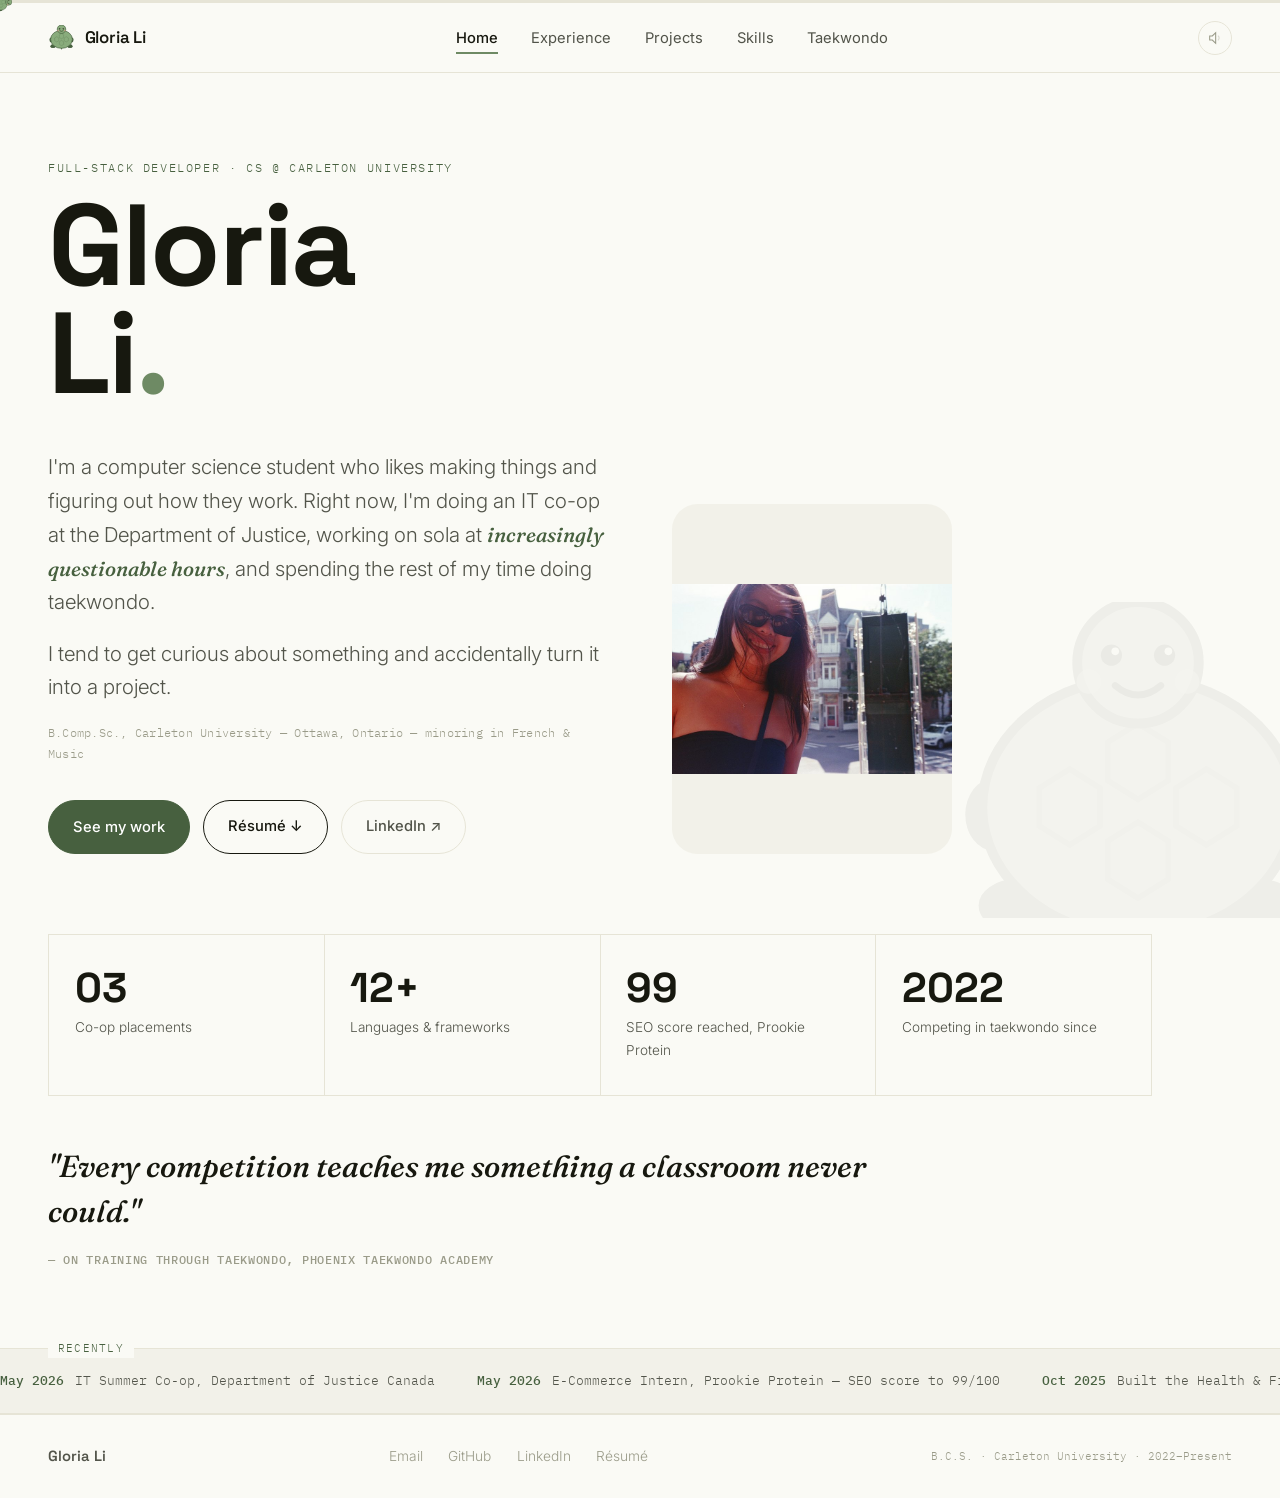
<file: index.html>
<!DOCTYPE html>
<html lang="en" class="no-js">
<head>
<script>document.documentElement.classList.remove('no-js')</script>
<meta charset="UTF-8">
<meta name="viewport" content="width=device-width, initial-scale=1.0">
<title>Gloria Li — Computer Science, Carleton University</title>
<meta name="description" content="Gloria Li — Computer Science student at Carleton University. Government tech co-ops, full-stack & database projects, competitive taekwondo.">
<link rel="preconnect" href="https://fonts.googleapis.com">
<link rel="preconnect" href="https://fonts.gstatic.com" crossorigin>
<link href="https://fonts.googleapis.com/css2?family=Space+Grotesk:wght@400;500;600;700&family=Fraunces:ital,opsz@1,9..144&family=Inter:wght@300;400;500;600&family=IBM+Plex+Mono:wght@400;500&display=swap" rel="stylesheet">
<link rel="stylesheet" href="css/style.css">
</head>
<body>

<!-- reusable icon sprite -->
<svg style="display:none" aria-hidden="true">
  <symbol id="turtle" viewBox="0 0 100 98">
    <!-- back legs -->
    <ellipse cx="18" cy="80" rx="10" ry="7" fill="#47603F"/>
    <ellipse cx="82" cy="80" rx="10" ry="7" fill="#47603F"/>
    <!-- front legs -->
    <ellipse cx="12" cy="56" rx="7.5" ry="9.5" fill="#47603F"/>
    <ellipse cx="88" cy="56" rx="7.5" ry="9.5" fill="#47603F"/>
    <!-- tail -->
    <path d="M50 94 Q45.5 86 50 81 Q54.5 86 50 94 Z" fill="#47603F"/>
    <!-- shell -->
    <ellipse cx="50" cy="54" rx="41" ry="34" fill="#89AC7C"/>
    <ellipse cx="50" cy="54" rx="41" ry="34" fill="none" stroke="#47603F" stroke-width="2.6"/>
    <!-- shell scutes — little hexagons, because turtle shells are just grids -->
    <polygon points="50,32 58,37 58,47 50,52 42,47 42,37" fill="none" stroke="#47603F" stroke-width="1.5" opacity=".5"/>
    <polygon points="32,44 40,49 40,59 32,64 24,59 24,49" fill="none" stroke="#47603F" stroke-width="1.5" opacity=".5"/>
    <polygon points="68,44 76,49 76,59 68,64 60,59 60,49" fill="none" stroke="#47603F" stroke-width="1.5" opacity=".5"/>
    <polygon points="50,58 58,63 58,73 50,78 42,73 42,63" fill="none" stroke="#47603F" stroke-width="1.5" opacity=".5"/>
    <!-- head -->
    <circle cx="50" cy="16" r="16" fill="#89AC7C" stroke="#47603F" stroke-width="2.6"/>
    <!-- blush -->
    <circle cx="37" cy="21" r="3.2" fill="#E3A08F" opacity=".65"/>
    <circle cx="63" cy="21" r="3.2" fill="#E3A08F" opacity=".65"/>
    <!-- eyes -->
    <circle cx="43" cy="14" r="2.8" fill="#20250F"/>
    <circle cx="57" cy="14" r="2.8" fill="#20250F"/>
    <circle cx="44" cy="13" r="1" fill="#fff"/>
    <circle cx="58" cy="13" r="1" fill="#fff"/>
    <!-- smile -->
    <path d="M44 22 Q50 27 56 22" stroke="#20250F" stroke-width="1.8" fill="none" stroke-linecap="round"/>
  </symbol>
</svg>

<!-- scroll progress -->
<div class="scroll-track">
  <div class="scroll-fill" id="scrollFill">
    <svg class="scroll-turtle" id="scrollTurtle"><use href="#turtle"/></svg>
  </div>
</div>

<!-- NAV -->
<nav class="nav">
  <div class="nav-mark" onclick="boopTurtle(this)">
    <svg class="mark-icon"><use href="#turtle"/></svg>
    <span>Gloria Li</span>
  </div>
  <ul class="nav-links">
    <li><button class="nav-link active" onclick="goTo('home',this)">Home</button></li>
    <li><button class="nav-link" onclick="goTo('experience',this)">Experience</button></li>
    <li><button class="nav-link" onclick="goTo('projects',this)">Projects</button></li>
    <li><button class="nav-link" onclick="goTo('skills',this)">Skills</button></li>
    <li><button class="nav-link" onclick="goTo('athletics',this)">Taekwondo</button></li>
  </ul>
  <button class="sound-btn" id="soundToggle" onclick="toggleSound(this)" aria-pressed="false" aria-label="Toggle ambient sound">
    <svg viewBox="0 0 24 24" fill="none" stroke="currentColor" stroke-width="1.6"><path d="M4 9v6h4l5 5V4L8 9H4z"/><path class="wave" d="M16.5 8.5a5 5 0 010 7"/></svg>
  </button>
</nav>

<!-- HOME -->
<div class="page active" id="page-home">

  <section class="hero">
    <svg class="hero-watermark" aria-hidden="true"><use href="#turtle"/></svg>
    <div class="hero-inner">
      <p class="eyebrow">Full-stack developer · CS @ Carleton University</p>
      <h1 class="hero-name">Gloria<br>Li<span class="dot">.</span></h1>
      <div class="hero-row">
        <div class="hero-copy">
          <p class="hero-bio">I'm a computer science student who likes making things and figuring out how they work. Right now, I'm doing an IT co-op at the Department of Justice, working on sola at <em>increasingly questionable hours</em>, and spending the rest of my time doing taekwondo.</p>
          <p class="hero-bio">I tend to get curious about something and accidentally turn it into a project.</p>
          <p class="hero-meta">B.Comp.Sc., Carleton University — Ottawa, Ontario — minoring in French &amp; Music</p>
          <div class="hero-actions">
            <button class="btn primary" onclick="goTo('projects',document.querySelectorAll('.nav-link')[2])">See my work</button>
            <a class="btn" download="Gloria_Li_Resume.pdf" href="assets/resume.pdf">Résumé ↓</a>
            <a href="https://linkedin.com/in/gloria-li-51339a240" target="_blank" rel="noopener" class="btn ghost">LinkedIn ↗</a>
          </div>
        </div>
        <div class="hero-photo">
          <img src="assets/gloria-li.jpg" alt="Gloria Li">
        </div>
      </div>
    </div>
  </section>

  <section class="stats">
    <div class="stat-grid">
      <div class="stat-cell reveal"><span class="stat-val">03</span><span class="stat-lbl">Co-op placements</span></div>
      <div class="stat-cell reveal"><span class="stat-val">12+</span><span class="stat-lbl">Languages &amp; frameworks</span></div>
      <div class="stat-cell reveal"><span class="stat-val">99</span><span class="stat-lbl">SEO score reached, Prookie Protein</span></div>
      <div class="stat-cell reveal"><span class="stat-val">2022</span><span class="stat-lbl">Competing in taekwondo since</span></div>
    </div>
    <blockquote class="pull-quote reveal">
      "Every competition teaches me something a classroom never could."
      <cite>— on training through taekwondo, Phoenix Taekwondo Academy</cite>
    </blockquote>
  </section>

  <section class="ticker reveal">
    <span class="ticker-label">Recently</span>
    <div class="ticker-viewport">
      <div class="ticker-move">
        <div class="ticker-group">
          <span class="ticker-item"><b>May 2026</b>IT Summer Co-op, Department of Justice Canada</span>
          <span class="ticker-item"><b>May 2026</b>E-Commerce Intern, Prookie Protein — SEO score to 99/100</span>
          <span class="ticker-item"><b>Oct 2025</b>Built the Health &amp; Fitness Club Management System</span>
          <span class="ticker-item"><b>Jun 2025</b>Student Technical Team, Public Services &amp; Procurement Canada</span>
          <span class="ticker-item"><b>Jan 2025</b>Built the Insulin Pump Simulator</span>
        </div>
        <div class="ticker-group" aria-hidden="true">
          <span class="ticker-item"><b>May 2026</b>IT Summer Co-op, Department of Justice Canada</span>
          <span class="ticker-item"><b>May 2026</b>E-Commerce Intern, Prookie Protein — SEO score to 99/100</span>
          <span class="ticker-item"><b>Oct 2025</b>Built the Health &amp; Fitness Club Management System</span>
          <span class="ticker-item"><b>Jun 2025</b>Student Technical Team, Public Services &amp; Procurement Canada</span>
          <span class="ticker-item"><b>Jan 2025</b>Built the Insulin Pump Simulator</span>
        </div>
      </div>
    </div>
  </section>

  <footer>
    <span class="foot-name">Gloria Li</span>
    <div class="foot-links">
      <a href="mailto:gloriali4cu@gmail.com">Email</a>
      <a href="https://github.com/glorialii" target="_blank" rel="noopener">GitHub</a>
      <a href="https://linkedin.com/in/gloria-li-51339a240" target="_blank" rel="noopener">LinkedIn</a>
      <a download="Gloria_Li_Resume.pdf" href="assets/resume.pdf">Résumé</a>
    </div>
    <span class="foot-copy">B.C.S. · Carleton University · 2022–Present</span>
  </footer>
</div>

<!-- EXPERIENCE -->
<div class="page" id="page-experience">
  <header class="page-head">
    <p class="eyebrow">Experience</p>
    <h2 class="page-title">Where I've worked</h2>
  </header>

  <div class="exp-list">
    <div class="exp-item reveal">
      <div class="exp-meta">
        <span class="exp-date">May 2026 — Present</span>
        <span class="exp-org">Department of Justice Canada</span>
      </div>
      <div class="exp-body">
        <h3 class="exp-role">IT Summer Student Co-op</h3>
        <ul class="exp-bullets">
          <li>Supported digital transformation by evaluating and documenting business processes and technical requirements.</li>
          <li>Assessed GitHub, Microsoft Copilot, ChatGPT, Claude, and related AI tools to support technology adoption.</li>
          <li>Collaborated cross-functionally to identify process improvements and support modernization efforts.</li>
        </ul>
      </div>
    </div>

    <div class="exp-item reveal">
      <div class="exp-meta">
        <span class="exp-date">May 2026 — Present</span>
        <span class="exp-org">Prookie Protein · Riipen Labs</span>
      </div>
      <div class="exp-body">
        <h3 class="exp-role">E-Commerce Technology Intern</h3>
        <ul class="exp-bullets">
          <li><b class="flex">Raised the store's SEO score to 99/100</b> through keyword research, technical fixes, and on-page content optimization.</li>
          <li>Optimizing a Shopify-based e-commerce platform and driving digital growth initiatives.</li>
          <li>Leveraging AI analytics tools to evaluate competitors and recommend UX improvements.</li>
        </ul>
      </div>
    </div>

    <div class="exp-item reveal">
      <div class="exp-meta">
        <span class="exp-date">Jun — Sep 2025</span>
        <span class="exp-org">Public Services &amp; Procurement Canada</span>
      </div>
      <div class="exp-body">
        <h3 class="exp-role">Student Technical Team — Summer Co-op</h3>
        <ul class="exp-bullets">
          <li>Contributed to modernizing an enterprise case management system (CCRM), replacing legacy manual processes.</li>
          <li>Analyzed and reverse-engineered C# and Excel-based financial calculators, documenting logic for migration.</li>
          <li>Validated data schemas to support the transition to structured, database-backed systems.</li>
          <li>Documented technical specifications and collaborated within an Agile team to support the migration.</li>
        </ul>
      </div>
    </div>
  </div>

  <footer>
    <span class="foot-name">Gloria Li</span>
    <div class="foot-links">
      <a href="mailto:gloriali4cu@gmail.com">Email</a>
      <a href="https://github.com/glorialii" target="_blank" rel="noopener">GitHub</a>
      <a href="https://linkedin.com/in/gloria-li-51339a240" target="_blank" rel="noopener">LinkedIn</a>
      <a download="Gloria_Li_Resume.pdf" href="assets/resume.pdf">Résumé</a>
    </div>
    <span class="foot-copy">B.C.S. · Carleton University · 2022–Present</span>
  </footer>
</div>

<!-- PROJECTS -->
<div class="page" id="page-projects">
  <header class="page-head">
    <p class="eyebrow">Projects</p>
    <h2 class="page-title">Things I've built</h2>
  </header>

  <div class="proj-list">
    <article class="proj-item reveal">
      <span class="proj-num">01</span>
      <div class="proj-body">
        <p class="proj-meta">2026 · In progress · Solo project</p>
        <h3 class="proj-title">Sola — a 2D room planner</h3>
        <p class="proj-desc">A room planner that checks whether a layout actually <em>works</em>, not just whether the furniture fits. It started at 3am while planning a shared dorm room with my sister — trying to figure out beds and desks that gave us both privacy, good light, and room to walk. Sola flags blocked walkways, drawer and chair clearance, and door-swing space as you place furniture, and will eventually estimate how sunlight moves through the room by location, orientation, and time of year.</p>
        <div class="proj-tags"><span>React</span><span>Zustand</span><span>SVG</span><span>Supabase</span></div>
        <span class="proj-status">● Building — repo coming soon</span>
      </div>
    </article>

    <article class="proj-item reveal">
      <span class="proj-num">02</span>
      <div class="proj-body">
        <p class="proj-meta">Jan – May 2025 · Team of 4 · Carleton University</p>
        <h3 class="proj-title">Insulin Pump Simulator</h3>
        <p class="proj-desc">Interactive simulation of a medical insulin pump system with real-time glucose graphs, insulin level tracking, and battery status. Built error handling for critical states — low battery, sensor failure — and documented the system with UML diagrams and a requirements traceability matrix (very official, I know).</p>
        <div class="proj-tags"><span>C++</span><span>Qt</span><span>OOP</span><span>UML</span></div>
        <a href="https://github.com/nik3tR/Insulin-Pump-Sim" target="_blank" rel="noopener" class="proj-link">View on GitHub ↗</a>
      </div>
    </article>

    <article class="proj-item reveal">
      <span class="proj-num">03</span>
      <div class="proj-body">
        <p class="proj-meta">Oct – Dec 2025 · COMP3005 · Carleton University</p>
        <h3 class="proj-title">Health &amp; Fitness Club Management System</h3>
        <p class="proj-desc">Full relational database system supporting members, trainers, and admins. Designed 3NF schemas, ER diagrams, and relational mappings across 10+ entities, plus a Python CLI for metric tracking and class registration. SQL queries aggregate data across multiple tables to optimize retrieval of the latest records — my group-project era, and weirdly one of my favourites.</p>
        <div class="proj-tags"><span>PostgreSQL</span><span>Python</span><span>SQL</span><span>ER Design</span></div>
        <a href="https://github.com/glorialii/health-fitness-club-system" target="_blank" rel="noopener" class="proj-link">View on GitHub ↗</a>
      </div>
    </article>
  </div>

  <footer>
    <span class="foot-name">Gloria Li</span>
    <div class="foot-links">
      <a href="mailto:gloriali4cu@gmail.com">Email</a>
      <a href="https://github.com/glorialii" target="_blank" rel="noopener">GitHub</a>
      <a href="https://linkedin.com/in/gloria-li-51339a240" target="_blank" rel="noopener">LinkedIn</a>
      <a download="Gloria_Li_Resume.pdf" href="assets/resume.pdf">Résumé</a>
    </div>
    <span class="foot-copy">B.C.S. · Carleton University · 2022–Present</span>
  </footer>
</div>

<!-- SKILLS -->
<div class="page" id="page-skills">
  <header class="page-head">
    <p class="eyebrow">Skills</p>
    <h2 class="page-title">Technical toolkit</h2>
  </header>

  <div class="skills-grid">
    <div class="skill-col reveal">
      <h3>Languages</h3>
      <ul><li>C / C++ / C#</li><li>Java / Python</li><li>JavaScript / Ruby</li><li>SQL / HTML / CSS</li><li>Haskell</li></ul>
    </div>
    <div class="skill-col reveal">
      <h3>Platforms &amp; frameworks</h3>
      <ul><li>React / Node.js</li><li>REST APIs</li><li>PostgreSQL / MongoDB</li><li>Google Cloud Platform</li><li>Linux / Shopify</li></ul>
    </div>
    <div class="skill-col reveal">
      <h3>Domains</h3>
      <ul><li>Computer networks</li><li>Cryptography basics</li><li>Secure programming</li><li>Agile workflows</li><li>Git / VS Code / IntelliJ</li></ul>
    </div>
    <div class="skill-col reveal">
      <h3>Natural languages</h3>
      <ul><li>English — fluent</li><li>French — minor, Carleton</li><li>Chinese — fluent</li></ul>
    </div>
    <div class="skill-col reveal">
      <h3>Tools &amp; workflow</h3>
      <ul><li>Git / GitHub</li><li>VS Code / Visual Studio / IntelliJ</li><li>Excel</li><li>Microsoft Copilot / Claude</li></ul>
    </div>
  </div>

  <footer>
    <span class="foot-name">Gloria Li</span>
    <div class="foot-links">
      <a href="mailto:gloriali4cu@gmail.com">Email</a>
      <a href="https://github.com/glorialii" target="_blank" rel="noopener">GitHub</a>
      <a href="https://linkedin.com/in/gloria-li-51339a240" target="_blank" rel="noopener">LinkedIn</a>
      <a download="Gloria_Li_Resume.pdf" href="assets/resume.pdf">Résumé</a>
    </div>
    <span class="foot-copy">B.C.S. · Carleton University · 2022–Present</span>
  </footer>
</div>

<!-- TAEKWONDO -->
<div class="page" id="page-athletics">
  <header class="page-head dark">
    <p class="eyebrow">Off the clock</p>
    <h2 class="page-title">Beyond the keyboard</h2>
  </header>

  <section class="ath-belt"></section>

  <section class="ath-grid">
    <div class="ath-copy reveal">
      <p class="ath-place">Phoenix Taekwondo Academy · Ottawa, ON</p>
      <blockquote class="ath-quote">"Every competition teaches me something a classroom never could."</blockquote>
      <div class="ath-stats">
        <div><span class="ath-num">14+</span><span class="ath-lbl">Hrs / week</span></div>
        <div><span class="ath-num">3+</span><span class="ath-lbl">Years competing</span></div>
      </div>
      <p>Since September 2022 I've trained and competed in taekwondo at Phoenix Taekwondo Academy — while somehow also keeping my grades up. Still not sure how that math worked out.</p>
      <p>I also volunteer coaching students in after-school taekwondo classes, which mostly means yelling "again!" in the nicest way I can manage. Turns out that's <b>leadership and communication</b> too.</p>
    </div>
    <div class="ath-photo reveal">
      <img src="assets/taekwondo.png" alt="Gloria competing in taekwondo">
    </div>
  </section>

  <footer class="dark">
    <span class="foot-name">Gloria Li</span>
    <div class="foot-links">
      <a href="mailto:gloriali4cu@gmail.com">Email</a>
      <a href="https://github.com/glorialii" target="_blank" rel="noopener">GitHub</a>
      <a href="https://linkedin.com/in/gloria-li-51339a240" target="_blank" rel="noopener">LinkedIn</a>
      <a download="Gloria_Li_Resume.pdf" href="assets/resume.pdf">Résumé</a>
    </div>
    <span class="foot-copy">B.C.S. · Carleton University · 2022–Present</span>
  </footer>
</div>

<script src="js/main.js" defer></script>
</body>
</html>
</file>
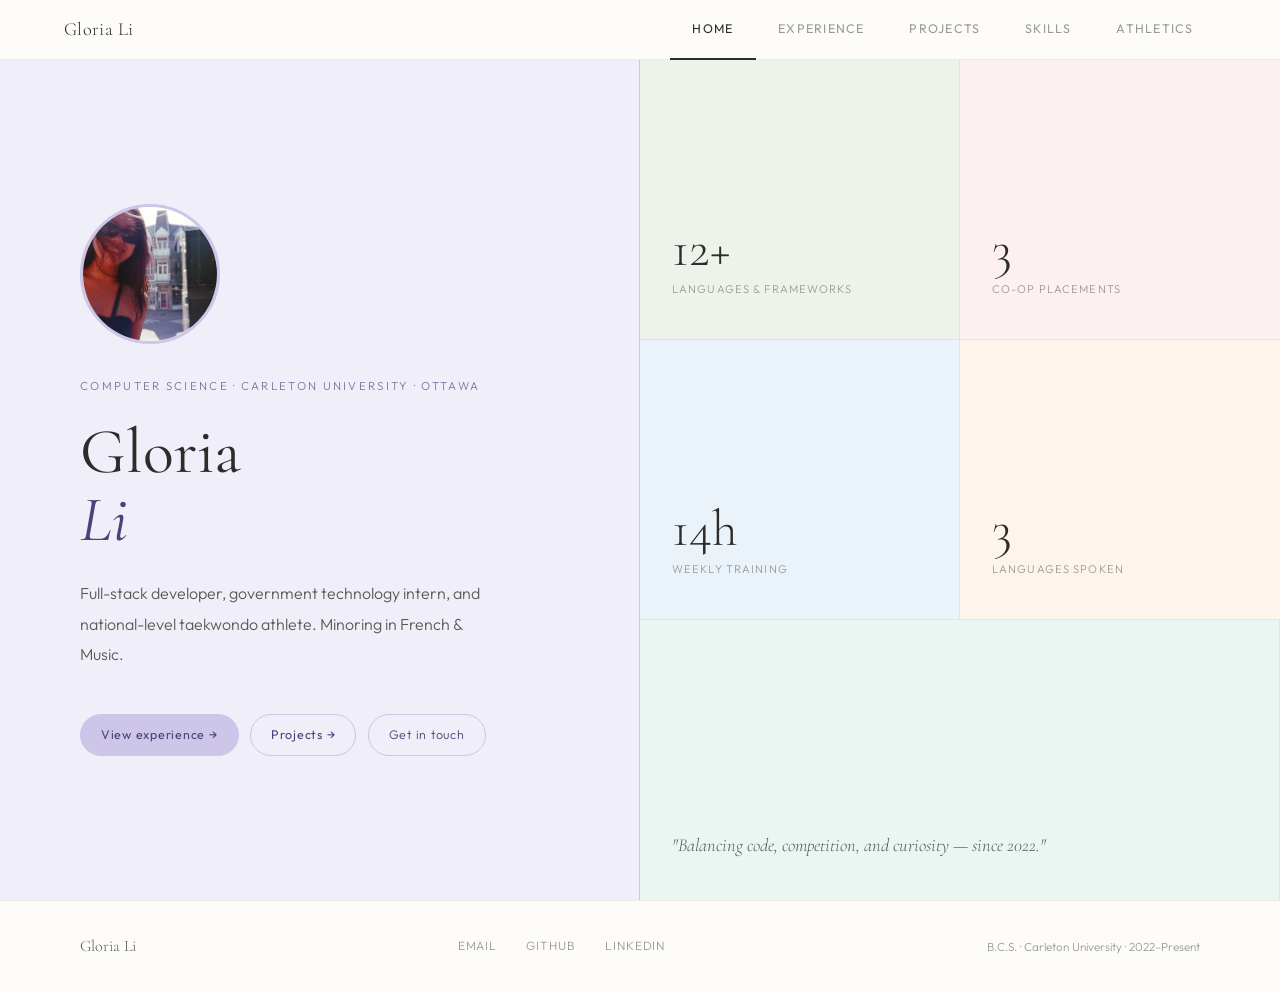
<file: gloria-PW.html>
<!DOCTYPE html>
<html lang="en">
<head>
<meta charset="UTF-8">
<meta name="viewport" content="width=device-width, initial-scale=1.0">
<title>Gloria Li</title>
<link href="https://fonts.googleapis.com/css2?family=Cormorant+Garamond:ital,wght@0,400;0,600;1,400&family=Outfit:wght@300;400;500&display=swap" rel="stylesheet">
<style>
*,*::before,*::after{box-sizing:border-box;margin:0;padding:0}
:root{
  --ink:#2c2c2a;--ink-m:#5a5a55;--ink-l:#9a9a94;
  --bg:#fdfcf9;
  --sage:#c8d8c0;--sage-lt:#edf3eb;--sage-dk:#4a6b44;
  --lavender:#cdc6e8;--lav-lt:#f0eef8;--lav-dk:#4a4278;
  --blush:#f0c8c8;--blush-lt:#fdf0f0;--blush-dk:#7a3a3a;
  --sky:#bcd4e8;--sky-lt:#eaf3f9;--sky-dk:#2e5c7a;
  --peach:#f0d4b8;--peach-lt:#fdf5ec;--peach-dk:#7a4a1a;
  --mint:#b8e0d4;--mint-lt:#eaf6f2;--mint-dk:#2a6658;
  --serif:'Cormorant Garamond',Georgia,serif;
  --sans:'Outfit',sans-serif;
}
html{scroll-behavior:smooth}
body{background:var(--bg);color:var(--ink);font-family:var(--sans);font-weight:300;font-size:16px;line-height:1.7;overflow-x:hidden}

/* ── TOP NAV ── */
.topnav{
  position:sticky;top:0;z-index:200;
  background:rgba(253,252,249,0.92);
  backdrop-filter:blur(12px);
  border-bottom:1px solid rgba(0,0,0,0.07);
  display:flex;align-items:center;justify-content:space-between;
  padding:0 4rem;
  height:60px;
}
.topnav-name{font-family:var(--serif);font-size:1.15rem;color:var(--ink);letter-spacing:0.02em}
.topnav-tabs{display:flex;gap:0;list-style:none}
.tab-btn{
  padding:0 1.4rem;height:60px;
  background:none;border:none;cursor:pointer;
  font-family:var(--sans);font-size:0.78rem;letter-spacing:0.1em;text-transform:uppercase;
  color:var(--ink-l);
  border-bottom:2px solid transparent;
  transition:color .2s,border-color .2s;
}
.tab-btn:hover{color:var(--ink)}
.tab-btn.active{color:var(--ink);border-bottom-color:var(--ink)}

/* ── PAGES ── */
.page{display:none;min-height:calc(100vh - 60px);animation:fadeIn .3s ease both}
.page.active{display:block}
@keyframes fadeIn{from{opacity:0;transform:translateY(10px)}to{opacity:1;transform:translateY(0)}}

/* ── HOME ── */
.home-grid{
  display:grid;grid-template-columns:1fr 1fr;
  min-height:calc(100vh - 60px);
}
.home-left{
  padding:6rem 5rem;
  display:flex;flex-direction:column;justify-content:center;
  background:var(--lav-lt);
  border-right:1px solid var(--lavender);
}
.home-eyebrow{font-size:0.72rem;letter-spacing:0.2em;text-transform:uppercase;color:var(--lav-dk);opacity:0.7;margin-bottom:1.4rem}
.home-name{font-family:var(--serif);font-size:clamp(3.5rem,5vw,5.5rem);line-height:1.05;font-weight:400;margin-bottom:1.6rem;color:var(--ink)}
.home-name em{font-style:italic;color:var(--lav-dk)}
.home-bio{font-size:1rem;color:var(--ink-m);max-width:38ch;line-height:1.9;margin-bottom:2.8rem}
.home-btns{display:flex;flex-wrap:wrap;gap:0.7rem}
.hbtn{
  font-size:0.78rem;letter-spacing:0.06em;padding:9px 20px;border-radius:30px;
  cursor:pointer;text-decoration:none;font-family:var(--sans);
  transition:all .2s;border:1px solid var(--lavender);
  color:var(--lav-dk);background:transparent;
}
.hbtn:hover{background:var(--lavender);color:var(--lav-dk)}
.hbtn.primary{background:var(--lavender);color:var(--lav-dk);border-color:var(--lavender)}
.hbtn.primary:hover{background:var(--lav-dk);color:#fff;border-color:var(--lav-dk)}

.home-right{display:grid;grid-template-columns:1fr 1fr;grid-template-rows:1fr 1fr 1fr}
.hstat{
  display:flex;flex-direction:column;justify-content:flex-end;
  padding:2.5rem 2rem;
  border-right:1px solid rgba(0,0,0,0.06);
  border-bottom:1px solid rgba(0,0,0,0.06);
}
.hstat:nth-child(even){border-right:none}
.hstat:nth-child(5),.hstat:nth-child(6){border-bottom:none}
.hstat.s1{background:var(--sage-lt)}
.hstat.s2{background:var(--blush-lt)}
.hstat.s3{background:var(--sky-lt)}
.hstat.s4{background:var(--peach-lt)}
.hstat.s5{background:var(--mint-lt);grid-column:1/3}
.hstat-num{font-family:var(--serif);font-size:3.2rem;line-height:1;margin-bottom:0.3rem;color:var(--ink)}
.hstat-lbl{font-size:0.7rem;letter-spacing:0.1em;text-transform:uppercase;color:var(--ink-l)}
.hstat-quote{font-family:var(--serif);font-style:italic;font-size:1.15rem;color:var(--ink-m);line-height:1.55}

/* ── PAGE HEADER ── */
.page-hdr{padding:3.5rem 5rem 2.5rem;border-bottom:1px solid rgba(0,0,0,0.08)}
.page-hdr-label{font-size:0.68rem;letter-spacing:0.2em;text-transform:uppercase;color:var(--ink-l);margin-bottom:0.5rem}
.page-hdr-title{font-family:var(--serif);font-size:3rem;font-weight:400;color:var(--ink)}

/* ── EXPERIENCE ── */
.exp-wrap{padding:1rem 5rem 5rem}
.exp-item{display:grid;grid-template-columns:210px 1fr;gap:3rem;padding:2.8rem 0;border-bottom:1px solid rgba(0,0,0,0.07)}
.exp-item:first-child{border-top:1px solid rgba(0,0,0,0.07)}
.exp-date{font-size:0.73rem;letter-spacing:0.06em;text-transform:uppercase;color:var(--ink-l);margin-bottom:0.4rem}
.exp-org{font-size:0.84rem;color:var(--ink-m);line-height:1.55}
.exp-role{font-family:var(--serif);font-size:1.3rem;font-weight:400;margin-bottom:1rem;color:var(--ink)}
.exp-item:nth-child(1) .exp-role{border-left:3px solid var(--lavender);padding-left:0.8rem}
.exp-item:nth-child(2) .exp-role{border-left:3px solid var(--sage);padding-left:0.8rem}
.exp-item:nth-child(3) .exp-role{border-left:3px solid var(--sky);padding-left:0.8rem}
.exp-bullets{list-style:none;color:var(--ink-m);font-size:0.92rem}
.exp-bullets li{padding-left:1.2rem;position:relative;margin-bottom:0.45rem}
.exp-bullets li::before{content:'–';position:absolute;left:0;color:var(--ink-l)}

/* ── PROJECTS ── */
.proj-grid{display:grid;grid-template-columns:1fr 1fr;gap:1.5rem;padding:2.5rem 5rem 5rem}
.proj-card{background:var(--bg);border:1px solid rgba(0,0,0,0.08);border-radius:16px;padding:2.5rem;transition:box-shadow .2s}
.proj-card:hover{box-shadow:0 4px 24px rgba(0,0,0,0.07)}
.proj-card:nth-child(1){background:var(--mint-lt);border-color:var(--mint)}
.proj-card:nth-child(2){background:var(--blush-lt);border-color:var(--blush)}
.proj-tag{font-size:0.7rem;letter-spacing:0.12em;text-transform:uppercase;margin-bottom:0.9rem}
.proj-card:nth-child(1) .proj-tag{color:var(--mint-dk)}
.proj-card:nth-child(2) .proj-tag{color:var(--blush-dk)}
.proj-title{font-family:var(--serif);font-size:1.4rem;font-weight:400;margin-bottom:0.9rem;line-height:1.3;color:var(--ink)}
.proj-desc{font-size:0.9rem;color:var(--ink-m);line-height:1.75}
.proj-stack{display:flex;flex-wrap:wrap;gap:6px;margin-top:1.4rem}
.sp{font-size:0.7rem;padding:4px 13px;border-radius:20px;font-weight:400}
.proj-card:nth-child(1) .sp{background:var(--mint);color:var(--mint-dk)}
.proj-card:nth-child(2) .sp{background:var(--blush);color:var(--blush-dk)}
.gh-btn{
  display:inline-flex;align-items:center;gap:0.4rem;margin-top:1.5rem;
  font-size:0.78rem;font-weight:400;text-decoration:none;padding:8px 16px;
  border-radius:20px;border:1px solid;transition:all .2s;
}
.proj-card:nth-child(1) .gh-btn{border-color:var(--mint-dk);color:var(--mint-dk)}
.proj-card:nth-child(1) .gh-btn:hover{background:var(--mint-dk);color:#fff}
.proj-card:nth-child(2) .gh-btn{border-color:var(--blush-dk);color:var(--blush-dk)}
.proj-card:nth-child(2) .gh-btn:hover{background:var(--blush-dk);color:#fff}

/* ── SKILLS ── */
.skills-wrap{padding:2.5rem 5rem 5rem}
.skills-row{display:grid;grid-template-columns:repeat(3,1fr);gap:1.5rem;margin-bottom:1.5rem}
.skills-row2{display:grid;grid-template-columns:1fr 1fr;gap:1.5rem}
.sk-card{border-radius:16px;padding:2.4rem 2rem;border:1px solid transparent}
.sk-card.lavender{background:var(--lav-lt);border-color:var(--lavender)}
.sk-card.peach{background:var(--peach-lt);border-color:var(--peach)}
.sk-card.sky{background:var(--sky-lt);border-color:var(--sky)}
.sk-card.sage{background:var(--sage-lt);border-color:var(--sage)}
.sk-card.blush{background:var(--blush-lt);border-color:var(--blush)}
.sk-lbl{font-size:0.68rem;letter-spacing:0.14em;text-transform:uppercase;margin-bottom:1.1rem}
.sk-card.lavender .sk-lbl{color:var(--lav-dk)}
.sk-card.peach .sk-lbl{color:var(--peach-dk)}
.sk-card.sky .sk-lbl{color:var(--sky-dk)}
.sk-card.sage .sk-lbl{color:var(--sage-dk)}
.sk-card.blush .sk-lbl{color:var(--blush-dk)}
.sk-list{list-style:none}
.sk-list li{font-size:0.92rem;color:var(--ink-m);border-bottom:1px solid rgba(0,0,0,0.06);padding-bottom:0.45rem;margin-bottom:0.45rem}

/* ── ATHLETICS ── */
.ath-grid{display:grid;grid-template-columns:1fr 1fr;min-height:calc(100vh - 130px)}
.ath-left{background:var(--blush-lt);border-right:1px solid var(--blush);padding:5rem;display:flex;flex-direction:column;justify-content:center}
.ath-eyebrow{font-size:0.7rem;letter-spacing:0.15em;text-transform:uppercase;color:var(--blush-dk);opacity:0.7;margin-bottom:1.2rem}
.ath-quote{font-family:var(--serif);font-size:1.8rem;font-style:italic;line-height:1.45;color:var(--ink);margin-bottom:3rem}
.ath-stats{display:flex;gap:3rem}
.ath-num{font-family:var(--serif);font-size:3rem;display:block;line-height:1;color:var(--ink)}
.ath-lbl{font-size:0.7rem;text-transform:uppercase;letter-spacing:0.1em;color:var(--ink-l);margin-top:0.3rem}
.ath-right{padding:5rem;display:flex;flex-direction:column;justify-content:center;background:var(--sage-lt)}
.ath-right p{font-size:0.97rem;color:var(--ink-m);line-height:1.9;margin-bottom:1.4rem}
.ath-badge{display:inline-block;font-size:0.72rem;letter-spacing:0.1em;text-transform:uppercase;color:var(--sage-dk);background:var(--sage);padding:5px 14px;border-radius:20px;margin-top:0.5rem}

/* ── FOOTER ── */
footer{
  border-top:1px solid rgba(0,0,0,0.07);
  padding:2rem 5rem;
  display:flex;justify-content:space-between;align-items:center;
  background:var(--bg);
}
.foot-name{font-family:var(--serif);font-size:1rem;color:var(--ink-m)}
.foot-links{display:flex;gap:1.8rem}
.foot-links a{font-size:0.75rem;letter-spacing:0.08em;text-transform:uppercase;color:var(--ink-l);text-decoration:none;transition:color .2s}
.foot-links a:hover{color:var(--ink)}
.foot-copy{font-size:0.73rem;color:var(--ink-l)}

/* ── MOBILE ── */
@media(max-width:800px){
  .topnav{padding:0 1.2rem}
  .topnav-name{display:none}
  .tab-btn{padding:0 0.75rem;font-size:0.7rem}
  .home-grid,.ath-grid{grid-template-columns:1fr}
  .home-right{display:none}
  .home-left{padding:3.5rem 1.5rem}
  .page-hdr,.exp-wrap,.proj-grid,.skills-wrap{padding-left:1.5rem;padding-right:1.5rem}
  .exp-item{grid-template-columns:1fr;gap:0.4rem}
  .proj-grid{grid-template-columns:1fr}
  .skills-row,.skills-row2{grid-template-columns:1fr}
  .ath-left,.ath-right{padding:3rem 1.5rem}
  footer{flex-direction:column;gap:0.8rem;padding:1.5rem;text-align:center}
  .foot-links{flex-wrap:wrap;justify-content:center}
}

  .home-photo-wrap{
    position:relative;
    overflow:hidden;
    border-radius:50%;
    width:140px;height:140px;
    border:3px solid var(--lavender);
    margin-bottom:2rem;
    flex-shrink:0;
  }
  .home-photo-wrap img{
    width:100%;height:100%;
    object-fit:cover;
    object-position:center top;
    display:block;
  }
</style>
</head>
<body>

<!-- NAV -->
<nav class="topnav">
  <span class="topnav-name">Gloria Li</span>
  <ul class="topnav-tabs">
    <li><button class="tab-btn active" onclick="goTo('home',this)">Home</button></li>
    <li><button class="tab-btn" onclick="goTo('experience',this)">Experience</button></li>
    <li><button class="tab-btn" onclick="goTo('projects',this)">Projects</button></li>
    <li><button class="tab-btn" onclick="goTo('skills',this)">Skills</button></li>
    <li><button class="tab-btn" onclick="goTo('athletics',this)">Athletics</button></li>
  </ul>
</nav>

<!-- HOME -->
<div class="page active" id="page-home">
  <div class="home-grid">
    <div class="home-left">
      <div class="home-photo-wrap"><img src="[data-uri]" alt="Gloria Li"></div>
      <p class="home-eyebrow">Computer Science · Carleton University · Ottawa</p>
      <h1 class="home-name">Gloria<br><em>Li</em></h1>
      <p class="home-bio">Full-stack developer, government technology intern, and national-level taekwondo athlete. Minoring in French &amp; Music.</p>
      <div class="home-btns">
        <button class="hbtn primary" onclick="goTo('experience',document.querySelectorAll('.tab-btn')[1])">View experience →</button>
        <button class="hbtn" onclick="goTo('projects',document.querySelectorAll('.tab-btn')[2])">Projects →</button>
        <a href="mailto:gloriali4cu@gmail.com" class="hbtn">Get in touch</a>
      </div>
    </div>
    <div class="home-right">
      <div class="hstat s1"><div class="hstat-num">12+</div><div class="hstat-lbl">Languages &amp; frameworks</div></div>
      <div class="hstat s2"><div class="hstat-num">3</div><div class="hstat-lbl">Co-op placements</div></div>
      <div class="hstat s3"><div class="hstat-num">14h</div><div class="hstat-lbl">Weekly training</div></div>
      <div class="hstat s4"><div class="hstat-num">3</div><div class="hstat-lbl">Languages spoken</div></div>
      <div class="hstat s5"><div class="hstat-quote">"Balancing code, competition, and curiosity — since 2022."</div></div>
    </div>
  </div>
  <footer>
    <span class="foot-name">Gloria Li</span>
    <div class="foot-links"><a href="mailto:gloriali4cu@gmail.com">Email</a><a href="https://github.com/glorialii" target="_blank">GitHub</a><a href="https://linkedin.com/in/gloria-li-51339a240" target="_blank">LinkedIn</a></div>
    <span class="foot-copy">B.C.S. · Carleton University · 2022–Present</span>
  </footer>
</div>

<!-- EXPERIENCE -->
<div class="page" id="page-experience">
  <div class="page-hdr">
    <div class="page-hdr-label">01 / Experience</div>
    <h2 class="page-hdr-title">Where I've worked</h2>
  </div>
  <div class="exp-wrap">
    <div class="exp-item">
      <div><div class="exp-date">May 2026 – Present</div><div class="exp-org">Department of Justice Canada<br>Information Solutions Branch</div></div>
      <div>
        <h3 class="exp-role">IT Summer Student Co-op</h3>
        <ul class="exp-bullets">
          <li>Supported digital transformation by evaluating and documenting business processes and technical requirements.</li>
          <li>Conducted assessments of GitHub, Microsoft Copilot, ChatGPT, Claude, and related AI tools to support technology adoption.</li>
          <li>Collaborated cross-functionally to identify process improvements and support technology modernization.</li>
        </ul>
      </div>
    </div>
    <div class="exp-item">
      <div><div class="exp-date">May 2026 – Present</div><div class="exp-org">Prookie Protein · Riipen Labs<br>Remote</div></div>
      <div>
        <h3 class="exp-role">E-Commerce Technology Intern</h3>
        <ul class="exp-bullets">
          <li>Optimizing a Shopify-based e-commerce platform and driving digital growth initiatives.</li>
          <li>Conducting SEO research, keyword analysis, and content optimization to improve discoverability.</li>
          <li>Leveraging AI analytics tools to evaluate competitors and recommend UX improvements.</li>
        </ul>
      </div>
    </div>
    <div class="exp-item">
      <div><div class="exp-date">Jun – Sep 2025</div><div class="exp-org">Public Services &amp; Procurement Canada<br>Government of Canada</div></div>
      <div>
        <h3 class="exp-role">Student Technical Team — Summer Co-op</h3>
        <ul class="exp-bullets">
          <li>Contributed to modernization of the CCRM system replacing legacy Case Management Tools.</li>
          <li>Analyzed and reverse-engineered C# and Excel-based financial calculators, documenting logic for migration.</li>
          <li>Validated data schemas to support transition to structured database-backed systems.</li>
          <li>Produced GCdocs-aligned technical documentation in Agile teams.</li>
        </ul>
      </div>
    </div>
  </div>
  <footer>
    <span class="foot-name">Gloria Li</span>
    <div class="foot-links"><a href="mailto:gloriali4cu@gmail.com">Email</a><a href="https://github.com/glorialii" target="_blank">GitHub</a><a href="https://linkedin.com/in/gloria-li-51339a240" target="_blank">LinkedIn</a></div>
    <span class="foot-copy">B.C.S. · Carleton University · 2022–Present</span>
  </footer>
</div>

<!-- PROJECTS -->
<div class="page" id="page-projects">
  <div class="page-hdr">
    <div class="page-hdr-label">02 / Projects</div>
    <h2 class="page-hdr-title">Things I've built</h2>
  </div>
  <div class="proj-grid">
    <div class="proj-card">
      <div class="proj-tag">Jan – May 2025 · Team of 4 · Carleton University</div>
      <h3 class="proj-title">Insulin Pump Simulator</h3>
      <p class="proj-desc">Interactive simulation of a medical insulin pump system with real-time glucose graphs, insulin level tracking, and battery status. Integrated error handling for critical states (low battery, sensor failure). Documented with UML diagrams and a requirements traceability matrix.</p>
      <div class="proj-stack">
        <span class="sp">C++</span><span class="sp">Qt</span><span class="sp">OOP</span><span class="sp">UML</span>
      </div>
      <a href="https://github.com/nik3tR/Insulin-Pump-Sim" target="_blank" class="gh-btn">View on GitHub ↗</a>
    </div>
    <div class="proj-card">
      <div class="proj-tag">Oct – Dec 2025 · COMP3005 · Carleton University</div>
      <h3 class="proj-title">Health &amp; Fitness Club Management System</h3>
      <p class="proj-desc">Full relational database system supporting members, trainers, and admins. Designed 3NF schemas, ER diagrams, and relational mappings for 10+ entities. Python CLI for metric tracking and class registration. SQL queries aggregate data across multiple tables optimizing retrieval of latest records.</p>
      <div class="proj-stack">
        <span class="sp">PostgreSQL</span><span class="sp">Python</span><span class="sp">SQL</span><span class="sp">ER Design</span>
      </div>
      <a href="https://github.com/glorialii/health-fitness-club-system" target="_blank" class="gh-btn">View on GitHub ↗</a>
    </div>
  </div>
  <footer>
    <span class="foot-name">Gloria Li</span>
    <div class="foot-links"><a href="mailto:gloriali4cu@gmail.com">Email</a><a href="https://github.com/glorialii" target="_blank">GitHub</a><a href="https://linkedin.com/in/gloria-li-51339a240" target="_blank">LinkedIn</a></div>
    <span class="foot-copy">B.C.S. · Carleton University · 2022–Present</span>
  </footer>
</div>

<!-- SKILLS -->
<div class="page" id="page-skills">
  <div class="page-hdr">
    <div class="page-hdr-label">03 / Skills</div>
    <h2 class="page-hdr-title">Technical toolkit</h2>
  </div>
  <div class="skills-wrap">
    <div class="skills-row">
      <div class="sk-card lavender">
        <div class="sk-lbl">Languages</div>
        <ul class="sk-list">
          <li>C / C++ / C#</li><li>Java / Python</li><li>JavaScript / Ruby</li><li>SQL / HTML / CSS</li><li>Haskell</li>
        </ul>
      </div>
      <div class="sk-card peach">
        <div class="sk-lbl">Platforms &amp; Frameworks</div>
        <ul class="sk-list">
          <li>React / Node.js</li><li>REST APIs</li><li>PostgreSQL / MongoDB</li><li>Google Cloud Platform</li><li>Linux / Shopify</li>
        </ul>
      </div>
      <div class="sk-card sky">
        <div class="sk-lbl">Domains</div>
        <ul class="sk-list">
          <li>Computer Networks</li><li>Cryptography Basics</li><li>Secure Programming</li><li>Agile / GCdocs</li><li>Git / VS Code / IntelliJ</li>
        </ul>
      </div>
    </div>
    <div class="skills-row2">
      <div class="sk-card sage">
        <div class="sk-lbl">Natural languages</div>
        <ul class="sk-list">
          <li>English — fluent</li><li>French — minor (Carleton)</li><li>Chinese — fluent</li>
        </ul>
      </div>
      <div class="sk-card blush">
        <div class="sk-lbl">Tools &amp; workflow</div>
        <ul class="sk-list">
          <li>Git / GitHub</li><li>VS Code / Visual Studio / IntelliJ</li><li>Excel / GCdocs</li><li>Microsoft Copilot / Claude AI</li>
        </ul>
      </div>
    </div>
  </div>
  <footer>
    <span class="foot-name">Gloria Li</span>
    <div class="foot-links"><a href="mailto:gloriali4cu@gmail.com">Email</a><a href="https://github.com/glorialii" target="_blank">GitHub</a><a href="https://linkedin.com/in/gloria-li-51339a240" target="_blank">LinkedIn</a></div>
    <span class="foot-copy">B.C.S. · Carleton University · 2022–Present</span>
  </footer>
</div>

<!-- ATHLETICS -->
<div class="page" id="page-athletics">
  <div class="page-hdr">
    <div class="page-hdr-label">04 / Athletics</div>
    <h2 class="page-hdr-title">Beyond the keyboard</h2>
  </div>
  <div class="ath-grid">
    <div class="ath-left">
      <div class="ath-eyebrow">Phoenix Taekwondo Academy · Ottawa, ON</div>
      <p class="ath-quote">"The discipline of competition lives in every line of code I write."</p>
      <div class="ath-stats">
        <div><span class="ath-num">14+</span><div class="ath-lbl">hrs / week</div></div>
        <div><span class="ath-num">3+</span><div class="ath-lbl">years competing</div></div>
        <div><span class="ath-num">Intl</span><div class="ath-lbl">level</div></div>
      </div>
    </div>
    <div class="ath-right">
      <p>Since September 2022 I've trained and competed at the <strong>national and international level</strong> on Carleton's high-performance Taekwondo team — while maintaining strong academic standing.</p>
      <p>Weekly I also volunteer coaching students in after-school Taekwondo classes, developing <strong>leadership and communication</strong> skills alongside technical discipline.</p>
      <span class="ath-badge">Student-athlete · Carleton University · Sept. 2022 – Present</span>
    </div>
  </div>
  <footer>
    <span class="foot-name">Gloria Li</span>
    <div class="foot-links"><a href="mailto:gloriali4cu@gmail.com">Email</a><a href="https://github.com/glorialii" target="_blank">GitHub</a><a href="https://linkedin.com/in/gloria-li-51339a240" target="_blank">LinkedIn</a></div>
    <span class="foot-copy">B.C.S. · Carleton University · 2022–Present</span>
  </footer>
</div>

<script>
function goTo(page, btn) {
  document.querySelectorAll('.page').forEach(p => p.classList.remove('active'));
  document.querySelectorAll('.tab-btn').forEach(b => b.classList.remove('active'));
  document.getElementById('page-' + page).classList.add('active');
  if (btn) btn.classList.add('active');
  window.scrollTo(0, 0);
}
</script>
</body>
</html>
</file>
<file: css/style.css>
/* ================================================================
   Gloria Li — portfolio stylesheet
   ----------------------------------------------------------------
   Contents
     1.  Tokens
     2.  Base & reset
     3.  Scroll progress
     4.  Nav
     5.  Page switching
     6.  Home
     7.  Experience
     8.  Projects
     9.  Skills
     10. Taekwondo (dark section)
     11. Footer
     12. Focus states
     13. Mobile (max-width: 900px)
   ================================================================ */

/* ============================================================
   1. TOKENS
   ============================================================ */
:root{
  --bg:         #FAFAF5;
  --bg-soft:    #F2F1E9;
  --line:       #E6E4D6;

  --ink:        #17180F;
  --ink-soft:   #52544A;
  --ink-faint:  #9A9B89;

  --sage:       #6E8A64;
  --sage-deep:  #47603F;
  --sage-tint:  #EBF0E6;

  --red:        #9C3A2C;
  --blue:       #2C4258;

  --dark:       #101208;
  --paper-on-dark: #E9EBDD;

  --display: 'Space Grotesk', sans-serif;
  --accent:  'Fraunces', Georgia, serif;
  --body:    'Inter', -apple-system, sans-serif;
  --mono:    'IBM Plex Mono', 'SFMono-Regular', monospace;
}

/* ============================================================
   2. BASE & RESET
   ============================================================ */
*,*::before,*::after{box-sizing:border-box;margin:0;padding:0}
html{scroll-behavior:smooth}
body{
  background:var(--bg);
  color:var(--ink);
  font-family:var(--body);
  font-weight:300;
  font-size:16px;
  line-height:1.7;
}
a{color:inherit;text-decoration:none}
ul{list-style:none}
img{max-width:100%;display:block}
::selection{background:var(--sage);color:var(--bg)}

@media (prefers-reduced-motion: reduce){
  *,*::before,*::after{animation:none !important;transition:none !important;scroll-behavior:auto !important}
}

.eyebrow{
  font-family:var(--mono);font-size:.72rem;letter-spacing:.14em;text-transform:uppercase;
  color:var(--sage-deep);margin-bottom:.9rem;
}

/* scroll-reveal — elements fade + drift up into place as they enter view */
.reveal{
  opacity:0;transform:translateY(26px);
  transition:opacity .8s cubic-bezier(.22,1,.36,1),transform .8s cubic-bezier(.22,1,.36,1);
}
.reveal.in-view{opacity:1;transform:translateY(0)}
.reveal:nth-child(1){transition-delay:.02s}
.reveal:nth-child(2){transition-delay:.09s}
.reveal:nth-child(3){transition-delay:.16s}
.reveal:nth-child(4){transition-delay:.23s}
.reveal:nth-child(5){transition-delay:.30s}
.no-js .reveal{opacity:1;transform:none}

/* click ripple — a small sage droplet expands from every click point */
.ripple{
  position:fixed;width:14px;height:14px;border-radius:50%;
  background:radial-gradient(circle,var(--sage) 0%,transparent 72%);
  opacity:.5;pointer-events:none;z-index:400;
  transform:translate(-50%,-50%) scale(0);
  animation:ripple-out .9s cubic-bezier(.22,1,.36,1) forwards;
}
@keyframes ripple-out{
  0%{transform:translate(-50%,-50%) scale(0);opacity:.5}
  100%{transform:translate(-50%,-50%) scale(20);opacity:0}
}

/* a little life in hoverable cards, paired with the tick sound in main.js */
.stat-cell,.proj-item,.exp-item,.skill-col{transition:transform .35s cubic-bezier(.22,1,.36,1),background .18s}
.stat-cell:hover{transform:translateY(-3px)}
.proj-item:hover .proj-title,.exp-item:hover .exp-role{color:var(--sage-deep)}
.proj-title,.exp-role{transition:color .25s ease}

/* turtle logo — a little bounce when clicked */
.nav-mark{cursor:pointer}
.mark-icon{transition:transform .45s cubic-bezier(.34,1.56,.64,1)}
.mark-icon.bounce{animation:turtle-bounce .6s cubic-bezier(.34,1.56,.64,1)}
@keyframes turtle-bounce{
  0%{transform:translateY(0) rotate(0)}
  30%{transform:translateY(-7px) rotate(-8deg)}
  55%{transform:translateY(0) rotate(6deg)}
  75%{transform:translateY(-3px) rotate(-3deg)}
  100%{transform:translateY(0) rotate(0)}
}

/* ============================================================
   3. SCROLL PROGRESS — a small turtle riding the reading progress
   ============================================================ */
.scroll-track{
  position:fixed;top:0;left:0;right:0;height:3px;
  background:var(--line);z-index:300;
}
.scroll-fill{
  position:relative;height:100%;width:0%;
  background:var(--sage);
  transition:width .1s linear;
}
.scroll-turtle{
  position:absolute;right:-12px;top:50%;
  width:20px;height:20px;
  color:var(--sage-deep);
  transform:translateY(-50%) rotate(90deg);
}

/* ============================================================
   4. NAV
   ============================================================ */
.nav{
  position:sticky;top:3px;z-index:200;
  background:rgba(250,250,245,.88);
  backdrop-filter:blur(6px);
  border-bottom:1px solid var(--line);
  display:flex;align-items:center;justify-content:space-between;
  padding:1.1rem 3rem;
  gap:1.5rem;
}
.nav-mark{display:flex;align-items:center;gap:.6rem}
.mark-icon{width:27px;height:26px}
.nav-mark span{font-family:var(--display);font-weight:600;font-size:1.05rem;letter-spacing:-.01em}

.nav-links{display:flex;gap:2.1rem;flex-wrap:wrap}
.nav-link{
  font-family:var(--body);font-size:.92rem;font-weight:400;color:var(--ink-soft);
  background:none;border:none;cursor:pointer;position:relative;padding:.2rem 0;
  transition:color .18s;
}
.nav-link:hover{color:var(--ink)}
.nav-link.active{color:var(--ink);font-weight:500}
.nav-link.active::after{
  content:'';position:absolute;left:0;right:0;bottom:-4px;height:2px;background:var(--sage);
}

.sound-btn{
  width:34px;height:34px;border-radius:50%;border:1px solid var(--line);
  background:none;display:flex;align-items:center;justify-content:center;
  color:var(--ink-faint);cursor:pointer;transition:color .18s,border-color .18s,background .18s;
  flex-shrink:0;
}
.sound-btn:hover{color:var(--ink);border-color:var(--ink-faint)}
.sound-btn.on{color:var(--sage-deep);border-color:var(--sage);background:var(--sage-tint)}
.sound-btn svg{width:16px;height:16px}
.sound-btn .wave{opacity:.35;transition:opacity .2s}
.sound-btn.on .wave{opacity:1;animation:pulse 1.6s ease-in-out infinite}
@keyframes pulse{0%,100%{opacity:.4}50%{opacity:1}}

/* ============================================================
   5. PAGE SWITCHING
   ============================================================ */
.page{display:none;min-height:calc(100vh - 68px)}
.page.active{display:block;animation:reveal .55s cubic-bezier(.22,1,.36,1) both}
@keyframes reveal{from{opacity:0;transform:translateY(16px) scale(.995)}to{opacity:1;transform:translateY(0) scale(1)}}

.page-head{padding:5rem 3rem 2.5rem;max-width:1200px}
.page-head .page-title{font-family:var(--display);font-weight:600;font-size:clamp(2.4rem,4.4vw,3.6rem);letter-spacing:-.01em}
.page-head.dark{background:var(--dark);color:var(--paper-on-dark)}
.page-head.dark .eyebrow{color:#c98a76}

/* ============================================================
   6. HOME
   ============================================================ */
.hero{position:relative;padding:5.5rem 3rem 4rem;overflow:hidden}
.hero-watermark{
  position:absolute;right:-3rem;bottom:-3.5rem;width:380px;height:372px;
  opacity:.07;filter:grayscale(1);pointer-events:none;
}
.hero-inner{position:relative;max-width:1200px}
.hero-name{
  font-family:var(--display);font-weight:700;letter-spacing:-.02em;
  font-size:clamp(3.6rem,9vw,7.5rem);line-height:.94;margin-bottom:2.6rem;
}
.hero-name .dot{color:var(--sage)}

.hero-row{display:flex;gap:4rem;align-items:flex-end;flex-wrap:wrap}
.hero-copy{flex:1;min-width:300px;max-width:560px}
.hero-bio{font-size:1.28rem;color:var(--ink-soft);line-height:1.65;margin-bottom:1.1rem;font-weight:300}
.hero-bio em{font-family:var(--accent);font-style:italic;color:var(--sage-deep);font-weight:500}
.hero-meta{font-family:var(--mono);font-size:.78rem;color:var(--ink-faint);letter-spacing:.02em;margin-bottom:2.2rem}

.hero-actions{display:flex;flex-wrap:wrap;gap:.8rem}
.btn{
  font-family:var(--body);font-size:.92rem;font-weight:500;
  padding:.85rem 1.5rem;border-radius:999px;border:1px solid var(--ink);
  cursor:pointer;background:none;color:var(--ink);transition:all .18s;
}
.btn:hover{background:var(--ink);color:var(--bg)}
.btn.primary{background:var(--sage-deep);border-color:var(--sage-deep);color:#fff}
.btn.primary:hover{background:var(--dark);border-color:var(--dark)}
.btn.ghost{border-color:var(--line);color:var(--ink-soft)}
.btn.ghost:hover{background:var(--bg-soft);color:var(--ink);border-color:var(--line)}

.hero-photo{
  width:min(280px,38vw);flex-shrink:0;aspect-ratio:4/5;
  border-radius:1.6rem;background:var(--bg-soft);
  display:flex;align-items:center;justify-content:center;overflow:hidden;
  cursor:pointer;
  transition:transform .5s cubic-bezier(.22,1,.36,1),box-shadow .5s cubic-bezier(.22,1,.36,1);
}
.hero-photo:hover{transform:scale(1.035) rotate(-.6deg);box-shadow:0 22px 44px -18px rgba(23,24,15,.28)}
.hero-photo img{
  width:100%;height:100%;object-fit:contain;filter:saturate(.94);
  transition:transform .5s cubic-bezier(.22,1,.36,1);
}
.hero-photo:hover img{transform:scale(1.045)}

/* stat grid */
.stats{padding:1rem 3rem 5rem;max-width:1200px}
.stat-grid{
  display:grid;grid-template-columns:repeat(4,1fr);
  border-top:1px solid var(--line);border-left:1px solid var(--line);
  margin-bottom:3rem;
}
.stat-cell{
  border-right:1px solid var(--line);border-bottom:1px solid var(--line);
  padding:2rem 1.6rem;transition:background .18s;
  display:flex;flex-direction:column;gap:.5rem;
}
.stat-cell:hover{background:var(--sage-tint)}
.stat-val{font-family:var(--display);font-weight:700;font-size:2.6rem;color:var(--ink);line-height:1}
.stat-lbl{font-size:.85rem;color:var(--ink-soft)}

.pull-quote{
  font-family:var(--accent);font-style:italic;font-weight:500;
  font-size:clamp(1.4rem,2.4vw,1.9rem);color:var(--ink);max-width:44ch;line-height:1.5;
}
.pull-quote cite{
  display:block;margin-top:1rem;font-family:var(--mono);font-style:normal;
  font-size:.72rem;letter-spacing:.06em;text-transform:uppercase;color:var(--ink-faint);
}

/* activity ticker */
.ticker{
  position:relative;border-top:1px solid var(--line);border-bottom:1px solid var(--line);
  padding:1.3rem 0;background:var(--bg-soft);
}
.ticker-label{
  position:absolute;left:3rem;top:-.62rem;background:var(--bg);padding:0 .6rem;
  font-family:var(--mono);font-size:.68rem;letter-spacing:.12em;text-transform:uppercase;color:var(--sage-deep);
}
.ticker-viewport{overflow:hidden}
.ticker-move{display:flex;width:max-content;animation:ticker-scroll 32s linear infinite}
.ticker-viewport:hover .ticker-move{animation-play-state:paused}
.ticker-group{display:flex;align-items:center;gap:2.6rem;flex-shrink:0;padding-right:2.6rem}
.ticker-item{font-family:var(--mono);font-size:.82rem;color:var(--ink-soft);white-space:nowrap;display:inline-flex;gap:.7rem}
.ticker-item b{color:var(--sage-deep);font-weight:500}
@keyframes ticker-scroll{from{transform:translateX(0)}to{transform:translateX(-50%)}}

/* ============================================================
   7. EXPERIENCE
   ============================================================ */
.exp-list{padding:0 3rem 5rem;max-width:1100px}
.exp-item{
  display:grid;grid-template-columns:220px 1fr;gap:3rem;
  padding:2.8rem 0;border-top:1px solid var(--line);
}
.exp-item:last-child{border-bottom:1px solid var(--line)}
.exp-date{display:block;font-family:var(--mono);font-size:.78rem;color:var(--ink-faint);margin-bottom:.5rem}
.exp-org{display:block;font-size:.92rem;color:var(--ink-soft)}
.exp-role{font-family:var(--display);font-weight:600;font-size:1.5rem;margin-bottom:1.1rem;letter-spacing:-.01em}
.exp-bullets li{padding-left:1.2rem;position:relative;margin-bottom:.6rem;color:var(--ink-soft);font-size:.96rem}
.exp-bullets li::before{content:'–';position:absolute;left:0;color:var(--sage)}
.exp-bullets .flex{font-weight:500;color:var(--sage-deep)}

/* ============================================================
   8. PROJECTS
   ============================================================ */
.proj-list{padding:0 3rem 5rem;max-width:1100px}
.proj-item{
  display:grid;grid-template-columns:80px 1fr;gap:2rem;
  padding:3rem 0;border-top:1px solid var(--line);
}
.proj-item:last-child{border-bottom:1px solid var(--line)}
.proj-num{font-family:var(--display);font-weight:700;font-size:1.4rem;color:var(--line)}
.proj-meta{font-family:var(--mono);font-size:.74rem;letter-spacing:.03em;text-transform:uppercase;color:var(--ink-faint);margin-bottom:.7rem}
.proj-title{font-family:var(--display);font-weight:600;font-size:1.65rem;margin-bottom:.9rem;letter-spacing:-.01em}
.proj-desc{font-size:.98rem;color:var(--ink-soft);line-height:1.8;max-width:66ch}
.proj-desc em{font-style:italic;font-family:var(--accent);color:var(--sage-deep)}
.proj-tags{display:flex;flex-wrap:wrap;gap:.5rem;margin-top:1.3rem}
.proj-tags span{font-family:var(--mono);font-size:.72rem;color:var(--ink-soft)}
.proj-tags span:not(:last-child)::after{content:'·';margin-left:.5rem;color:var(--ink-faint)}
.proj-link{
  display:inline-block;margin-top:1.4rem;font-size:.88rem;font-weight:500;color:var(--sage-deep);
  border-bottom:1px solid var(--sage);transition:opacity .18s;
}
.proj-link:hover{opacity:.7}
.proj-status{
  display:inline-block;margin-top:1.4rem;font-family:var(--mono);font-size:.78rem;color:var(--ink-faint);
}

/* ============================================================
   9. SKILLS
   ============================================================ */
.skills-grid{
  padding:0 3rem 5rem;max-width:1200px;
  display:grid;grid-template-columns:repeat(5,1fr);gap:2.4rem;
}
.skill-col h3{font-family:var(--display);font-weight:600;font-size:1rem;margin-bottom:1.2rem}
.skill-col li{font-size:.9rem;color:var(--ink-soft);padding:.5rem 0;border-top:1px solid var(--line)}
.skill-col li:last-child{border-bottom:1px solid var(--line)}

/* ============================================================
   10. TAEKWONDO — dark contrast section
   ============================================================ */
.ath-belt{height:3px;background:linear-gradient(90deg,var(--red) 0 34%,var(--blue) 34% 100%)}

.ath-grid{
  display:grid;grid-template-columns:1fr 1fr;gap:3rem;
  background:var(--dark);color:var(--paper-on-dark);
  padding:1rem 3rem 5rem;align-items:center;
}
.ath-place{font-family:var(--mono);font-size:.78rem;letter-spacing:.06em;text-transform:uppercase;color:#c98a76;margin-bottom:1.2rem}
.ath-quote{font-family:var(--accent);font-style:italic;font-weight:500;font-size:1.9rem;line-height:1.4;margin-bottom:2rem}
.ath-stats{display:flex;gap:2.6rem;margin-bottom:2rem}
.ath-num{font-family:var(--display);font-weight:700;font-size:2.6rem;display:block;color:#fff}
.ath-lbl{font-family:var(--mono);font-size:.68rem;text-transform:uppercase;letter-spacing:.06em;color:#8b8368;margin-top:.3rem;display:block}
.ath-copy p{font-size:.96rem;color:#c9c1a8;line-height:1.9;margin-bottom:1.1rem}
.ath-copy b{color:var(--paper-on-dark);font-weight:500}
.ath-photo{
  border-radius:1.4rem;background:#1a1c11;overflow:hidden;
  display:flex;align-items:center;justify-content:center;max-height:460px;
  cursor:pointer;
  transition:transform .5s cubic-bezier(.22,1,.36,1),box-shadow .5s cubic-bezier(.22,1,.36,1);
}
.ath-photo:hover{transform:scale(1.025);box-shadow:0 22px 48px -16px rgba(0,0,0,.55)}
.ath-photo img{
  width:100%;height:100%;object-fit:contain;max-height:460px;
  transition:transform .5s cubic-bezier(.22,1,.36,1);
}
.ath-photo:hover img{transform:scale(1.04)}

/* ============================================================
   11. FOOTER
   ============================================================ */
footer{
  border-top:1px solid var(--line);
  padding:1.8rem 3rem;
  display:flex;justify-content:space-between;align-items:center;flex-wrap:wrap;gap:1rem;
}
footer.dark{background:var(--dark);border-top:1px solid #2a2c1e}
.foot-name{font-family:var(--display);font-weight:600;font-size:.92rem;color:var(--ink-soft)}
footer.dark .foot-name{color:#c9c1a8}
.foot-links{display:flex;gap:1.6rem}
.foot-links a{font-size:.86rem;color:var(--ink-faint);transition:color .18s}
.foot-links a:hover{color:var(--sage-deep)}
footer.dark .foot-links a{color:#8b8368}
footer.dark .foot-links a:hover{color:#d9a48f}
.foot-copy{font-family:var(--mono);font-size:.7rem;color:var(--ink-faint)}
footer.dark .foot-copy{color:#8b8368}

/* ============================================================
   12. FOCUS STATES
   ============================================================ */
a:focus-visible,button:focus-visible{outline:2px solid var(--sage-deep);outline-offset:2px}

/* ============================================================
   13. MOBILE (max-width: 900px)
   ============================================================ */
@media(max-width:900px){
  .nav{padding:1rem 1.3rem}
  .nav-links{gap:1.1rem}
  .nav-link{font-size:.82rem}
  .nav-mark span{display:none}

  .hero,.stats,.exp-list,.proj-list,.skills-grid,.ath-grid{padding-left:1.3rem;padding-right:1.3rem}
  .page-head{padding:3rem 1.3rem 1.8rem}
  .hero-row{flex-direction:column-reverse;align-items:flex-start}
  .hero-photo{width:200px}
  .hero-watermark{display:none}

  .stat-grid{grid-template-columns:1fr 1fr}
  .exp-item,.proj-item{grid-template-columns:1fr;gap:.6rem}
  .skills-grid{grid-template-columns:1fr 1fr}
  .ath-grid{grid-template-columns:1fr}
  .ath-photo{order:-1}

  footer{padding:1.4rem}
}
</file>
